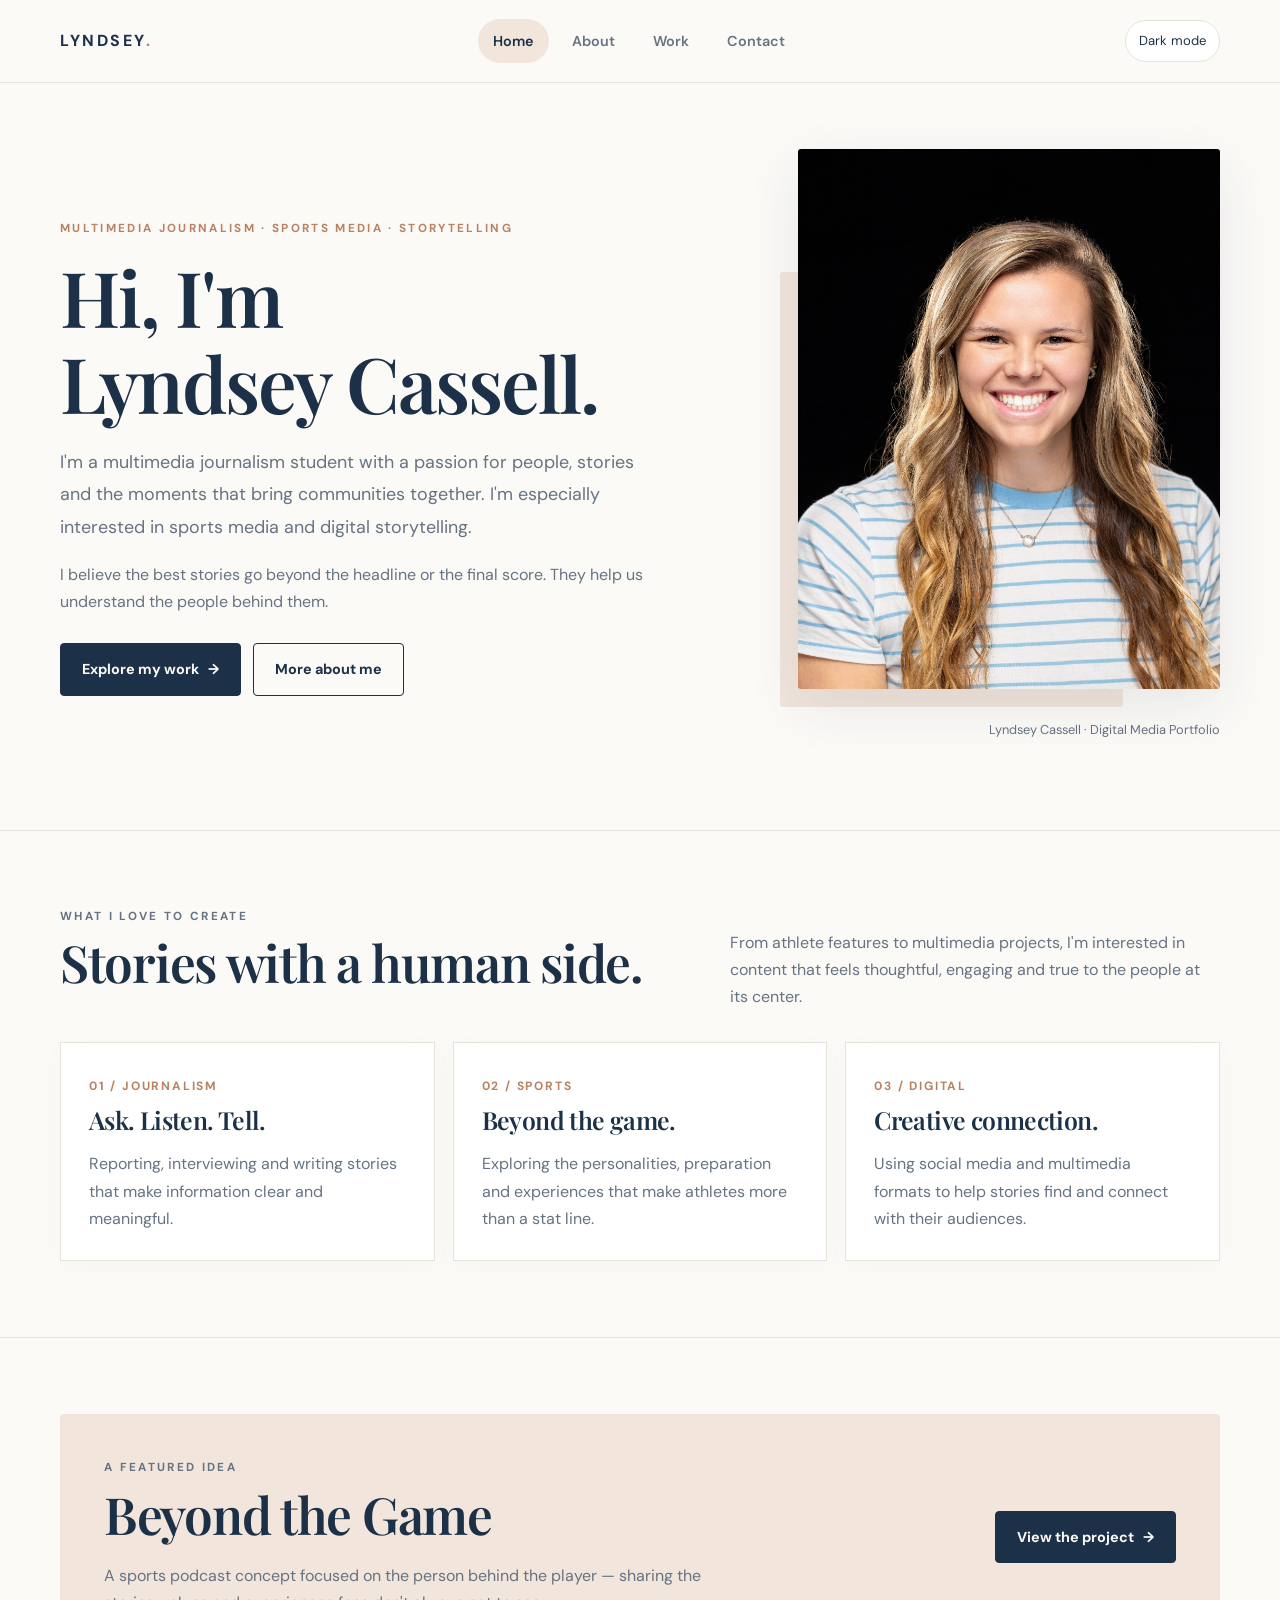
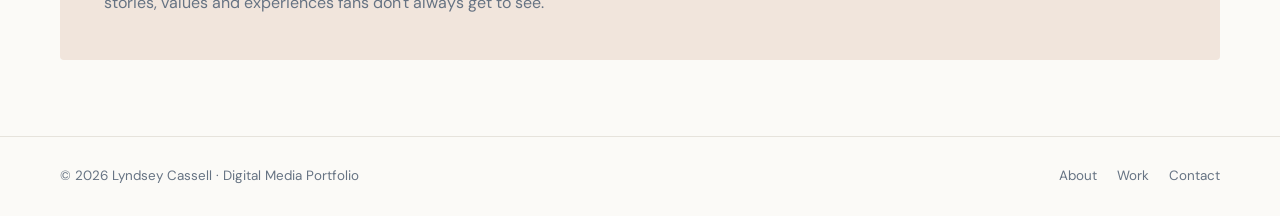
<file: index.html>
<!doctype html><html lang="en"><head><meta charset="utf-8"><meta name="viewport" content="width=device-width, initial-scale=1"><meta name="description" content="The portfolio of Lyndsey Cassell, multimedia journalism student interested in sports media and digital storytelling."><meta name="theme-color" content="#1c3148"><title>Lyndsey Cassell | Home</title><link rel="icon" href="favicon.svg" type="image/svg+xml"><link rel="stylesheet" href="style.css"></head><body><header><div class="container nav"><a class="logo" href="index.html">LYNDSEY<span>.</span></a><nav class="navlinks" aria-label="Main navigation"><a class="active" href="index.html" aria-current=page>Home</a><a class="" href="about.html" >About</a><a class="" href="work.html" >Work</a><a class="" href="contact.html" >Contact</a></nav><div class="navright"><button class="theme" type="button" data-theme>Dark mode</button><button class="menu" type="button" data-menu aria-expanded="false">Menu</button></div></div></header><main><section class="homehero"><div class="container hero-grid"><div class="hero-copy"><p class="eyebrow">Multimedia journalism · Sports media · Storytelling</p><h1>Hi, I'm<br>Lyndsey Cassell.</h1><p class="intro">I'm a multimedia journalism student with a passion for people, stories and the moments that bring communities together. I'm especially interested in sports media and digital storytelling.</p><p class="muted">I believe the best stories go beyond the headline or the final score. They help us understand the people behind them.</p><div class="btnrow"><a class="btn" href="work.html">Explore my work <span aria-hidden="true">→</span></a><a class="btn outline" href="about.html">More about me</a></div></div><div><div class="portrait-frame"><img class="portrait" src="lyndsey-portrait.jpeg" alt="Portrait of Lyndsey Cassell"></div><p class="hero-caption">Lyndsey Cassell · Digital Media Portfolio</p></div></div></section>
<section class="section"><div class="container"><div class="section-head"><div><p class="eyebrow">What I love to create</p><h2>Stories with a human side.</h2></div><p>From athlete features to multimedia projects, I'm interested in content that feels thoughtful, engaging and true to the people at its center.</p></div><div class="tiles"><article class="tile"><span class="index">01 / JOURNALISM</span><h3>Ask. Listen. Tell.</h3><p>Reporting, interviewing and writing stories that make information clear and meaningful.</p></article><article class="tile"><span class="index">02 / SPORTS</span><h3>Beyond the game.</h3><p>Exploring the personalities, preparation and experiences that make athletes more than a stat line.</p></article><article class="tile"><span class="index">03 / DIGITAL</span><h3>Creative connection.</h3><p>Using social media and multimedia formats to help stories find and connect with their audiences.</p></article></div></div></section>
<section class="section"><div class="container"><div class="feature-band"><div><p class="eyebrow">A featured idea</p><h2>Beyond the Game</h2><p>A sports podcast concept focused on the person behind the player — sharing the stories, values and experiences fans don't always get to see.</p></div><a class="btn" href="work.html">View the project <span aria-hidden="true">→</span></a></div></div></section></main><footer><div class="container footer-inner"><span>© <span data-year></span> Lyndsey Cassell · Digital Media Portfolio</span><div class="footer-links"><a href="about.html">About</a><a href="work.html">Work</a><a href="contact.html">Contact</a></div></div></footer><script src="script.js"></script></body></html>
</file>
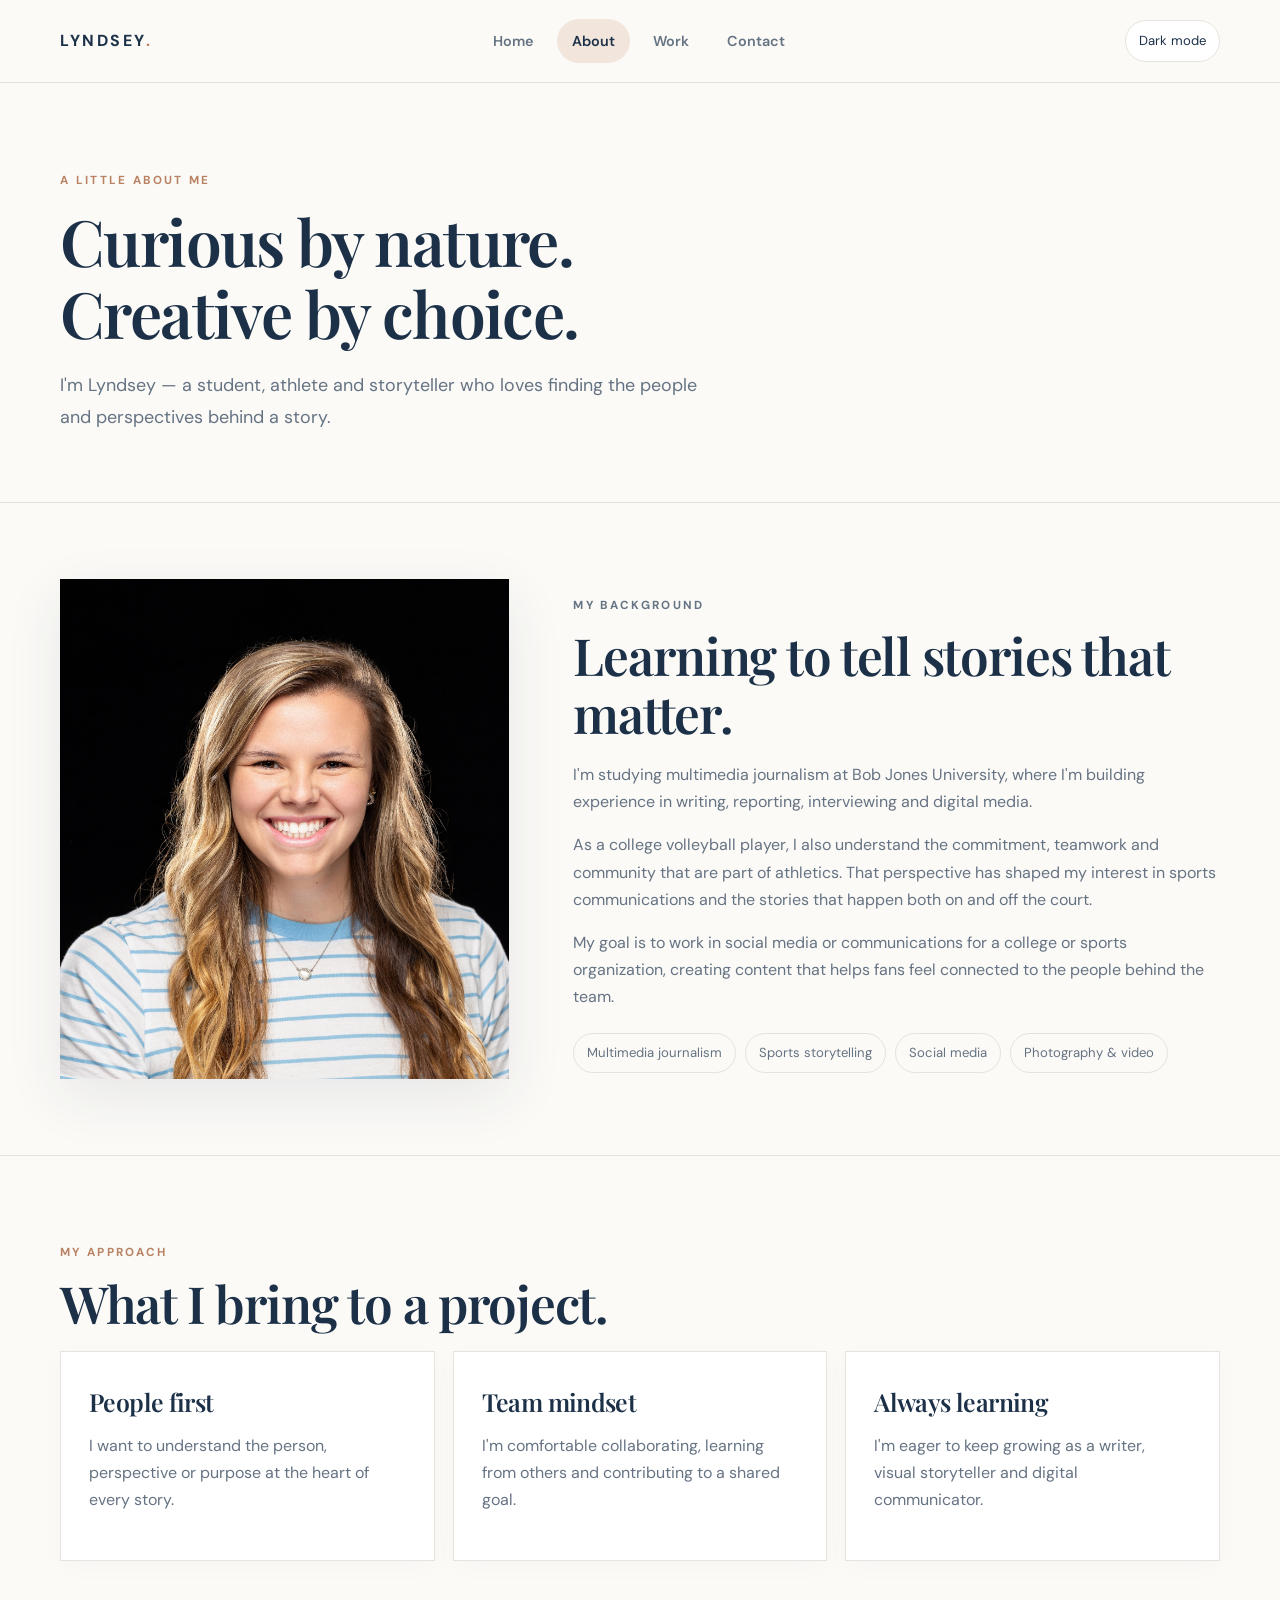
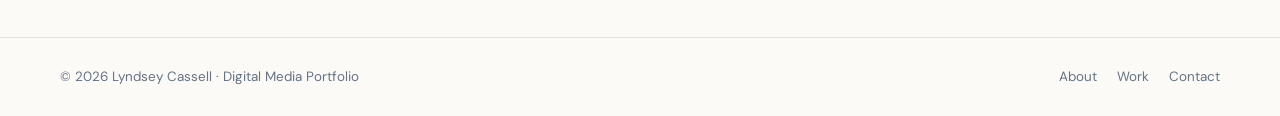
<file: about.html>
<!doctype html><html lang="en"><head><meta charset="utf-8"><meta name="viewport" content="width=device-width, initial-scale=1"><meta name="description" content="Learn about Lyndsey Cassell, her multimedia journalism studies and interest in sports communications."><meta name="theme-color" content="#1c3148"><title>About | Lyndsey Cassell</title><link rel="icon" href="favicon.svg" type="image/svg+xml"><link rel="stylesheet" href="style.css"></head><body><header><div class="container nav"><a class="logo" href="index.html">LYNDSEY<span>.</span></a><nav class="navlinks" aria-label="Main navigation"><a class="" href="index.html" >Home</a><a class="active" href="about.html" aria-current=page>About</a><a class="" href="work.html" >Work</a><a class="" href="contact.html" >Contact</a></nav><div class="navright"><button class="theme" type="button" data-theme>Dark mode</button><button class="menu" type="button" data-menu aria-expanded="false">Menu</button></div></div></header><main><section class="page-intro"><div class="container"><p class="eyebrow">A little about me</p><h1>Curious by nature.<br>Creative by choice.</h1><p class="intro">I'm Lyndsey — a student, athlete and storyteller who loves finding the people and perspectives behind a story.</p></div></section><section class="section"><div class="container two-col"><img class="about-photo" src="lyndsey-portrait.jpeg" alt="Portrait of Lyndsey Cassell"><div class="content"><p class="eyebrow">My background</p><h2>Learning to tell stories that matter.</h2><p>I'm studying multimedia journalism at Bob Jones University, where I'm building experience in writing, reporting, interviewing and digital media.</p><p>As a college volleyball player, I also understand the commitment, teamwork and community that are part of athletics. That perspective has shaped my interest in sports communications and the stories that happen both on and off the court.</p><p>My goal is to work in social media or communications for a college or sports organization, creating content that helps fans feel connected to the people behind the team.</p><div class="taglist"><span class="tag">Multimedia journalism</span><span class="tag">Sports storytelling</span><span class="tag">Social media</span><span class="tag">Photography & video</span></div></div></div></section><section class="section"><div class="container"><p class="eyebrow">My approach</p><h2>What I bring to a project.</h2><div class="tiles"><article class="tile"><h3>People first</h3><p>I want to understand the person, perspective or purpose at the heart of every story.</p></article><article class="tile"><h3>Team mindset</h3><p>I'm comfortable collaborating, learning from others and contributing to a shared goal.</p></article><article class="tile"><h3>Always learning</h3><p>I'm eager to keep growing as a writer, visual storyteller and digital communicator.</p></article></div></div></section></main><footer><div class="container footer-inner"><span>© <span data-year></span> Lyndsey Cassell · Digital Media Portfolio</span><div class="footer-links"><a href="about.html">About</a><a href="work.html">Work</a><a href="contact.html">Contact</a></div></div></footer><script src="script.js"></script></body></html>
</file>
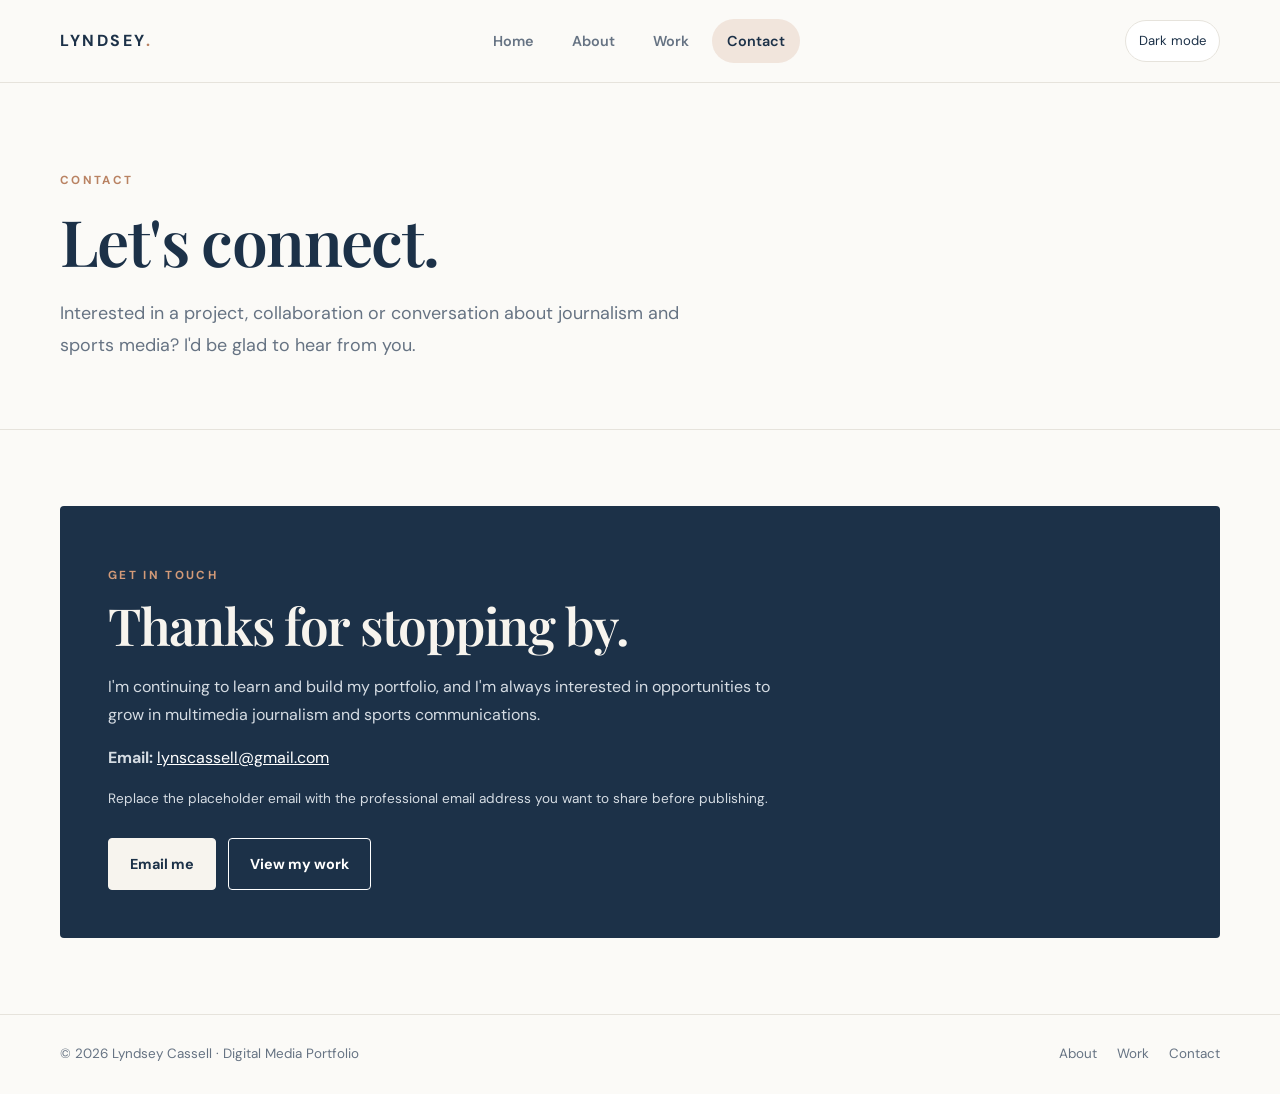
<file: contact.html>
<!doctype html><html lang="en"><head><meta charset="utf-8"><meta name="viewport" content="width=device-width, initial-scale=1"><meta name="description" content="Contact Lyndsey Cassell about journalism, sports media and creative opportunities."><meta name="theme-color" content="#1c3148"><title>Contact | Lyndsey Cassell</title><link rel="icon" href="favicon.svg" type="image/svg+xml"><link rel="stylesheet" href="style.css"></head><body><header><div class="container nav"><a class="logo" href="index.html">LYNDSEY<span>.</span></a><nav class="navlinks" aria-label="Main navigation"><a class="" href="index.html" >Home</a><a class="" href="about.html" >About</a><a class="" href="work.html" >Work</a><a class="active" href="contact.html" aria-current=page>Contact</a></nav><div class="navright"><button class="theme" type="button" data-theme>Dark mode</button><button class="menu" type="button" data-menu aria-expanded="false">Menu</button></div></div></header><main><section class="page-intro"><div class="container"><p class="eyebrow">Contact</p><h1>Let's connect.</h1><p class="intro">Interested in a project, collaboration or conversation about journalism and sports media? I'd be glad to hear from you.</p></div></section><section class="section"><div class="container"><div class="contact-box"><p class="eyebrow" style="color:#d39a78">Get in touch</p><h2>Thanks for stopping by.</h2><p>I'm continuing to learn and build my portfolio, and I'm always interested in opportunities to grow in multimedia journalism and sports communications.</p><p><strong>Email:</strong> <a href="mailto:YOUR-EMAIL@example.com">lynscassell@gmail.com</a></p><p class="muted" style="color:#d5dce3;font-size:.85rem">Replace the placeholder email with the professional email address you want to share before publishing.</p><div class="btnrow"><a class="btn" href="mailto:YOUR-EMAIL@example.com">Email me</a><a class="btn" href="work.html" style="background:transparent;color:#fff;border-color:#fff">View my work</a></div></div></div></section></main><footer><div class="container footer-inner"><span>© <span data-year></span> Lyndsey Cassell · Digital Media Portfolio</span><div class="footer-links"><a href="about.html">About</a><a href="work.html">Work</a><a href="contact.html">Contact</a></div></div></footer><script src="script.js"></script></body></html>
</file>
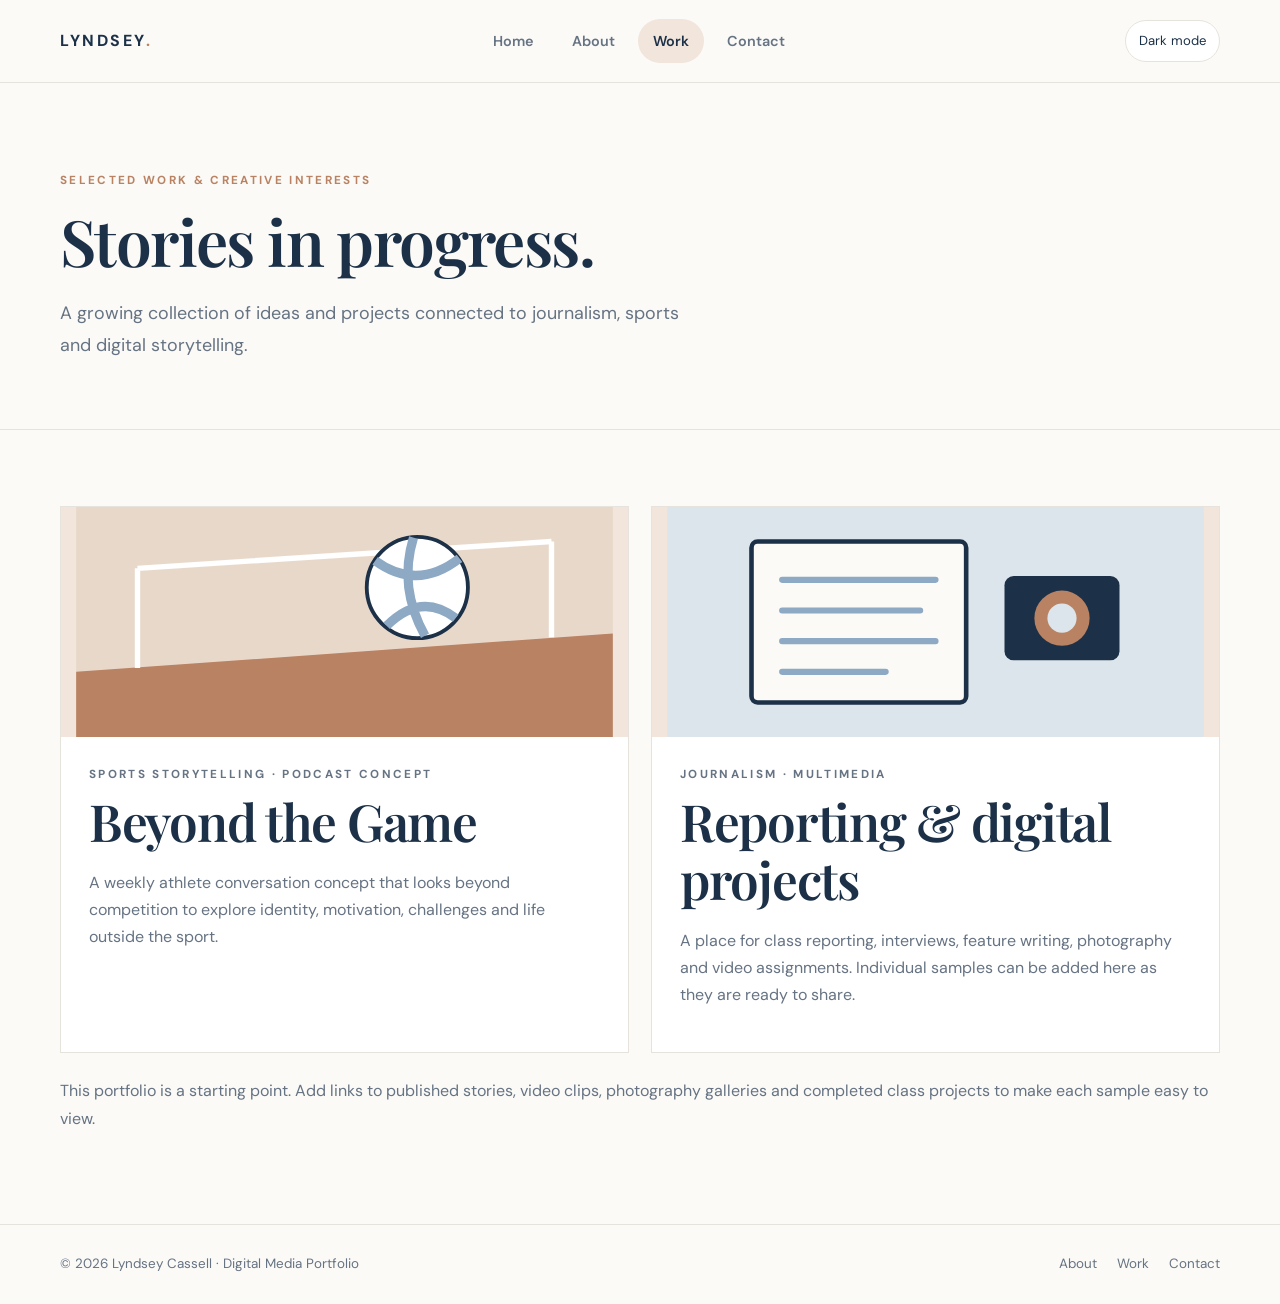
<file: work.html>
<!doctype html><html lang="en"><head><meta charset="utf-8"><meta name="viewport" content="width=device-width, initial-scale=1"><meta name="description" content="Explore sports storytelling and multimedia journalism projects by Lyndsey Cassell."><meta name="theme-color" content="#1c3148"><title>Work | Lyndsey Cassell</title><link rel="icon" href="favicon.svg" type="image/svg+xml"><link rel="stylesheet" href="style.css"></head><body><header><div class="container nav"><a class="logo" href="index.html">LYNDSEY<span>.</span></a><nav class="navlinks" aria-label="Main navigation"><a class="" href="index.html" >Home</a><a class="" href="about.html" >About</a><a class="active" href="work.html" aria-current=page>Work</a><a class="" href="contact.html" >Contact</a></nav><div class="navright"><button class="theme" type="button" data-theme>Dark mode</button><button class="menu" type="button" data-menu aria-expanded="false">Menu</button></div></div></header><main><section class="page-intro"><div class="container"><p class="eyebrow">Selected work & creative interests</p><h1>Stories in progress.</h1><p class="intro">A growing collection of ideas and projects connected to journalism, sports and digital storytelling.</p></div></section><section class="section"><div class="container"><div class="work-grid"><article class="work-card"><div class="work-art"><svg viewBox="0 0 700 300" xmlns="http://www.w3.org/2000/svg"><rect width="700" height="300" fill="#e8d8ca"/><path d="M0 215L700 165V300H0" fill="#b98262"/><path d="M80 210V80M620 170V45M80 80L620 45" stroke="#fff" stroke-width="7"/><circle cx="445" cy="105" r="66" fill="#fff" stroke="#1c3148" stroke-width="5"/><path d="M390 70Q445 110 500 67M405 155Q450 110 495 145M440 40Q420 105 455 168" fill="none" stroke="#8da9c4" stroke-width="12"/></svg></div><div class="work-copy"><p class="eyebrow">Sports storytelling · Podcast concept</p><h2>Beyond the Game</h2><p>A weekly athlete conversation concept that looks beyond competition to explore identity, motivation, challenges and life outside the sport.</p></div></article><article class="work-card"><div class="work-art"><svg viewBox="0 0 700 300" xmlns="http://www.w3.org/2000/svg"><rect width="700" height="300" fill="#dce5eb"/><rect x="110" y="45" width="280" height="210" rx="8" fill="#fbfaf7" stroke="#1c3148" stroke-width="6"/><path d="M150 95H350M150 135H330M150 175H350M150 215H285" stroke="#8da9c4" stroke-width="8" stroke-linecap="round"/><rect x="440" y="90" width="150" height="110" rx="12" fill="#1c3148"/><circle cx="515" cy="145" r="36" fill="#b98262"/><circle cx="515" cy="145" r="19" fill="#dce5eb"/></svg></div><div class="work-copy"><p class="eyebrow">Journalism · Multimedia</p><h2>Reporting & digital projects</h2><p>A place for class reporting, interviews, feature writing, photography and video assignments. Individual samples can be added here as they are ready to share.</p></div></article></div><p class="muted" style="margin-top:24px">This portfolio is a starting point. Add links to published stories, video clips, photography galleries and completed class projects to make each sample easy to view.</p></div></section></main><footer><div class="container footer-inner"><span>© <span data-year></span> Lyndsey Cassell · Digital Media Portfolio</span><div class="footer-links"><a href="about.html">About</a><a href="work.html">Work</a><a href="contact.html">Contact</a></div></div></footer><script src="script.js"></script></body></html>
</file>
<file: style.css>
@import url('https://fonts.googleapis.com/css2?family=DM+Sans:wght@400;500;600;700&family=Playfair+Display:wght@500;600;700&display=swap');
:root{color-scheme:light;--ink:#1c3148;--muted:#667383;--paper:#fbfaf7;--surface:#fff;--line:#e6e3dc;--accent:#b98262;--accent-soft:#f1e5dc;--shadow:0 18px 55px rgba(28,49,72,.09)}
[data-theme=dark]{color-scheme:dark;--ink:#eef2f5;--muted:#b4c0cb;--paper:#111b27;--surface:#1a2939;--line:#304153;--accent:#d39a78;--accent-soft:#3b302c;--shadow:0 18px 55px rgba(0,0,0,.22)}
*{box-sizing:border-box}html{scroll-behavior:smooth}body{margin:0;background:var(--paper);color:var(--ink);font-family:'DM Sans',Arial,sans-serif;line-height:1.7;transition:background .2s,color .2s}a{color:inherit}img{display:block;max-width:100%}.container{width:min(1160px,calc(100% - 48px));margin:auto}
header{position:sticky;top:0;z-index:20;background:color-mix(in srgb,var(--paper) 91%,transparent);backdrop-filter:blur(15px);border-bottom:1px solid var(--line)}.nav{height:82px;display:flex;align-items:center;justify-content:space-between;gap:26px}.logo{font-size:1rem;font-weight:700;letter-spacing:.16em;text-decoration:none}.logo span{color:var(--accent)}.navlinks{display:flex;align-items:center;gap:8px}.navlinks a{padding:10px 15px;border-radius:30px;text-decoration:none;color:var(--muted);font-size:.9rem;font-weight:600;transition:.2s}.navlinks a:hover,.navlinks a.active{background:var(--accent-soft);color:var(--ink)}.navright{display:flex;align-items:center;gap:10px}.theme,.menu{border:1px solid var(--line);border-radius:30px;background:var(--surface);color:var(--ink);padding:9px 13px;font:inherit;font-size:.82rem;cursor:pointer}.menu{display:none}
h1,h2,h3{font-family:'Playfair Display',Georgia,serif;line-height:1.13;font-weight:600;letter-spacing:-.025em;color:var(--ink)}h1{font-size:clamp(3rem,6vw,5.8rem);margin:14px 0 20px}h2{font-size:clamp(2.2rem,4vw,3.4rem);margin:8px 0 18px}h3{font-size:1.55rem;margin:8px 0 12px}.eyebrow{font-size:.73rem;text-transform:uppercase;letter-spacing:.2em;font-weight:700;color:var(--accent)}.intro{font-size:1.12rem;line-height:1.8;color:var(--muted);max-width:650px}.muted{color:var(--muted)}.btn{display:inline-flex;align-items:center;justify-content:center;gap:9px;padding:13px 21px;border-radius:4px;text-decoration:none;font-weight:700;font-size:.9rem;background:var(--ink);color:var(--paper);border:1px solid var(--ink);transition:transform .2s,opacity .2s}.btn:hover{transform:translateY(-2px);opacity:.9}.btn.outline{background:transparent;color:var(--ink)}.btnrow{display:flex;flex-wrap:wrap;gap:12px;margin-top:28px}
.homehero{padding:66px 0 76px}.hero-grid{display:grid;grid-template-columns:1fr .82fr;align-items:center;gap:76px}.hero-copy{padding:18px 0}.portrait-frame{position:relative;max-width:440px;margin-left:auto;padding:0 0 18px 18px}.portrait-frame:before{content:"";position:absolute;left:0;bottom:0;width:78%;height:78%;background:var(--accent-soft);z-index:-1;border-radius:3px}.portrait{width:100%;height:540px;object-fit:cover;object-position:center 24%;border-radius:3px;box-shadow:var(--shadow)}.hero-caption{font-size:.8rem;color:var(--muted);margin-top:12px;text-align:right}
.section{padding:76px 0;border-top:1px solid var(--line)}.section-head{display:flex;justify-content:space-between;align-items:end;gap:30px;margin-bottom:32px}.section-head p{max-width:490px;color:var(--muted);margin:0}.tiles{display:grid;grid-template-columns:repeat(3,1fr);gap:18px}.tile{padding:28px;background:var(--surface);border:1px solid var(--line);min-height:210px;box-shadow:0 5px 25px rgba(28,49,72,.025)}.tile .index{color:var(--accent);font-size:.75rem;font-weight:700;letter-spacing:.15em}.tile p{color:var(--muted);margin-bottom:0}.feature-band{background:var(--accent-soft);padding:44px;border-radius:4px;display:flex;justify-content:space-between;align-items:center;gap:28px}.feature-band p{max-width:620px;color:var(--muted);margin:0}
.page-intro{padding:76px 0 50px}.page-intro h1{font-size:clamp(2.8rem,5vw,4.6rem)}.two-col{display:grid;grid-template-columns:.82fr 1.18fr;gap:64px;align-items:center}.about-photo{width:100%;max-height:500px;object-fit:cover;object-position:center 20%;box-shadow:var(--shadow)}.content p{color:var(--muted)}.taglist{display:flex;flex-wrap:wrap;gap:9px;margin-top:22px}.tag{padding:8px 13px;border:1px solid var(--line);border-radius:30px;color:var(--muted);font-size:.82rem}
.work-grid{display:grid;grid-template-columns:repeat(2,1fr);gap:22px}.work-card{background:var(--surface);border:1px solid var(--line)}.work-art{height:230px;background:var(--accent-soft);display:grid;place-items:center;overflow:hidden}.work-art svg{width:100%;height:100%}.work-copy{padding:28px}.work-copy p{color:var(--muted)}.work-copy .eyebrow{margin:0}
.contact-box{padding:48px;background:var(--ink);color:#f7f4ee;border-radius:4px}.contact-box h2{color:#f7f4ee}.contact-box p{color:#d5dce3;max-width:670px}.contact-box a{color:#fff}.contact-box .btn{background:#f7f4ee;color:#1c3148;border-color:#f7f4ee}
footer{border-top:1px solid var(--line);padding:28px 0;color:var(--muted);font-size:.84rem}.footer-inner{display:flex;justify-content:space-between;gap:20px;flex-wrap:wrap}.footer-links{display:flex;gap:20px}.footer-links a{text-decoration:none}.footer-links a:hover{color:var(--accent)}
@media(max-width:800px){.container{width:min(100% - 34px,620px)}.nav{height:72px}.menu{display:block}.navlinks{display:none;position:absolute;top:72px;left:0;right:0;background:var(--paper);padding:14px 20px 22px;border-bottom:1px solid var(--line);flex-direction:column;align-items:stretch}.navlinks.open{display:flex}.navlinks a{padding:12px 14px}.homehero{padding:42px 0 55px}.hero-grid,.two-col{grid-template-columns:1fr;gap:36px}.hero-copy{padding:0}.portrait-frame{max-width:430px;margin:0 auto}.portrait{height:470px}.section{padding:55px 0}.section-head{display:block}.section-head p{margin-top:12px}.tiles{grid-template-columns:1fr}.page-intro{padding:52px 0 30px}.work-grid{grid-template-columns:1fr}.feature-band{padding:28px;display:block}.feature-band .btn{margin-top:22px}.contact-box{padding:30px}.about-photo{max-height:430px;object-position:center 20%}.footer-inner{display:block}.footer-links{margin-top:12px}}
@media(prefers-reduced-motion:reduce){html{scroll-behavior:auto}*{transition:none!important}}
</file>
